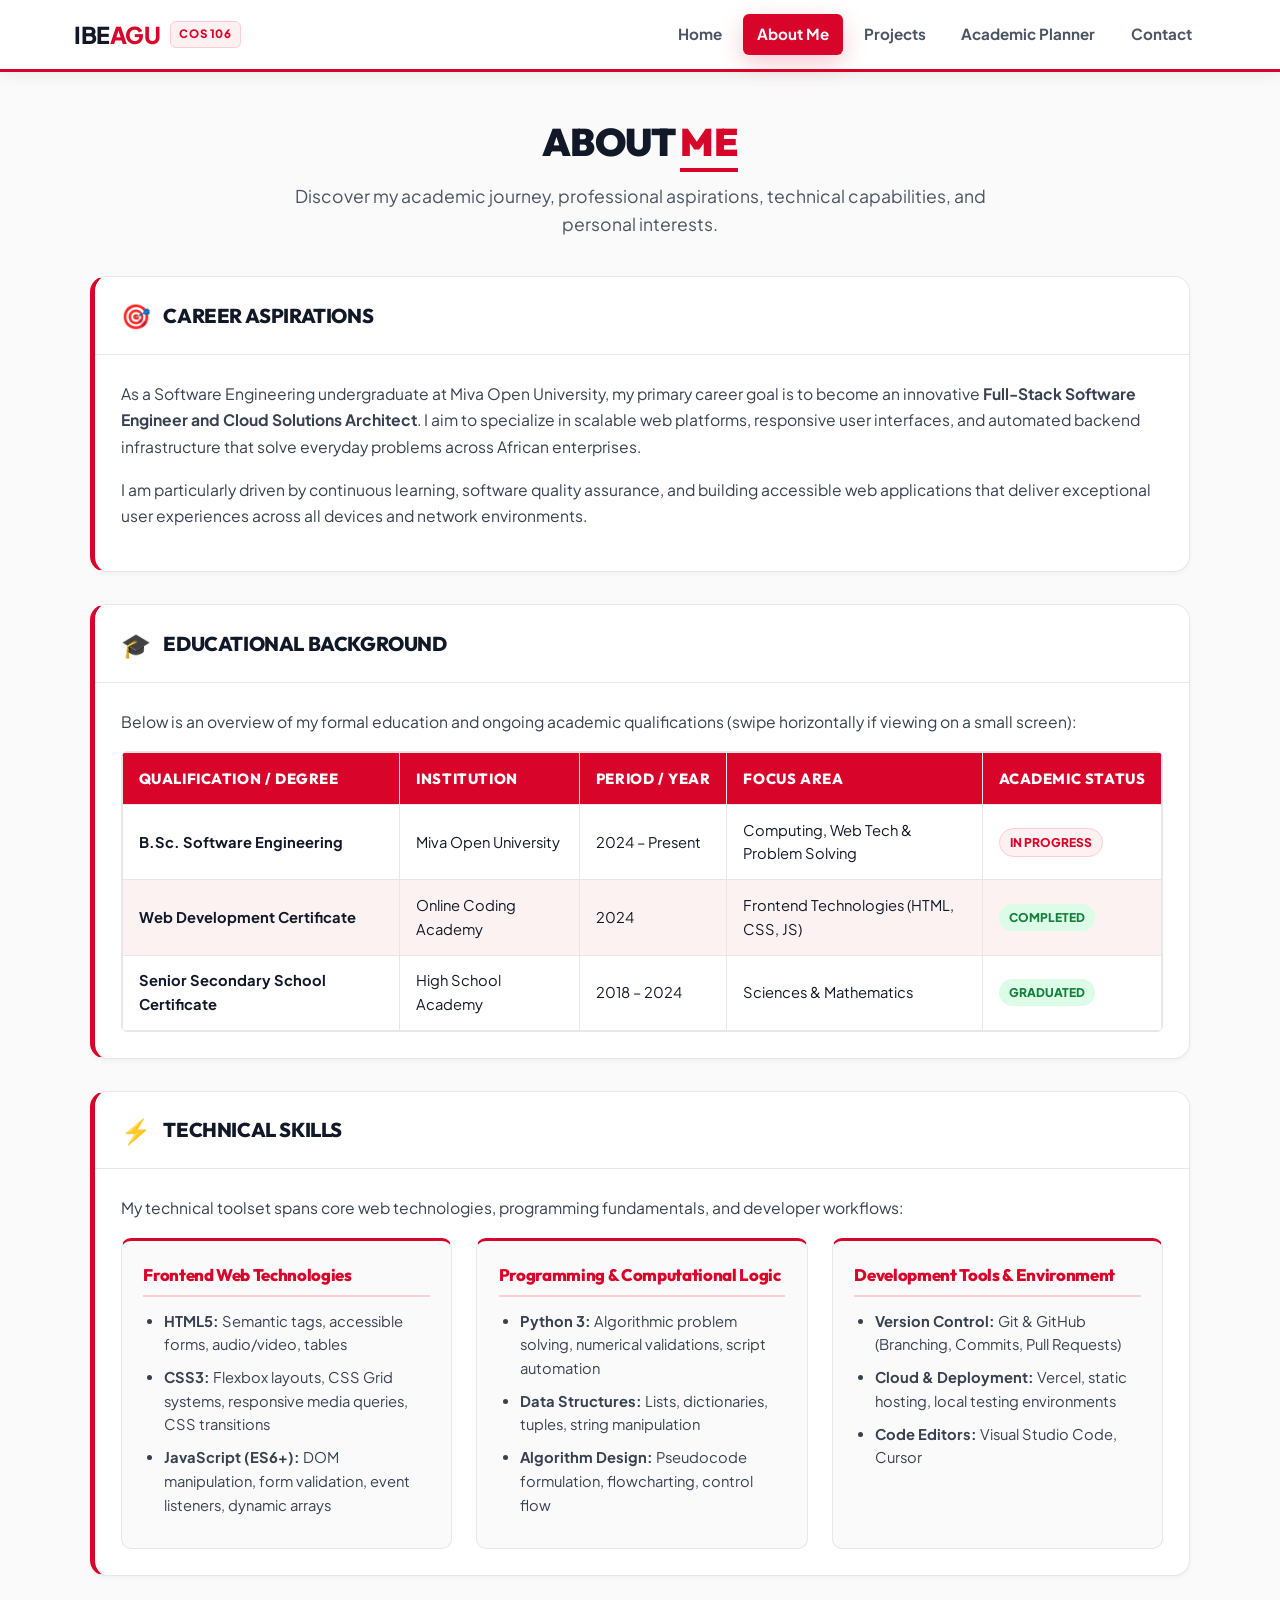
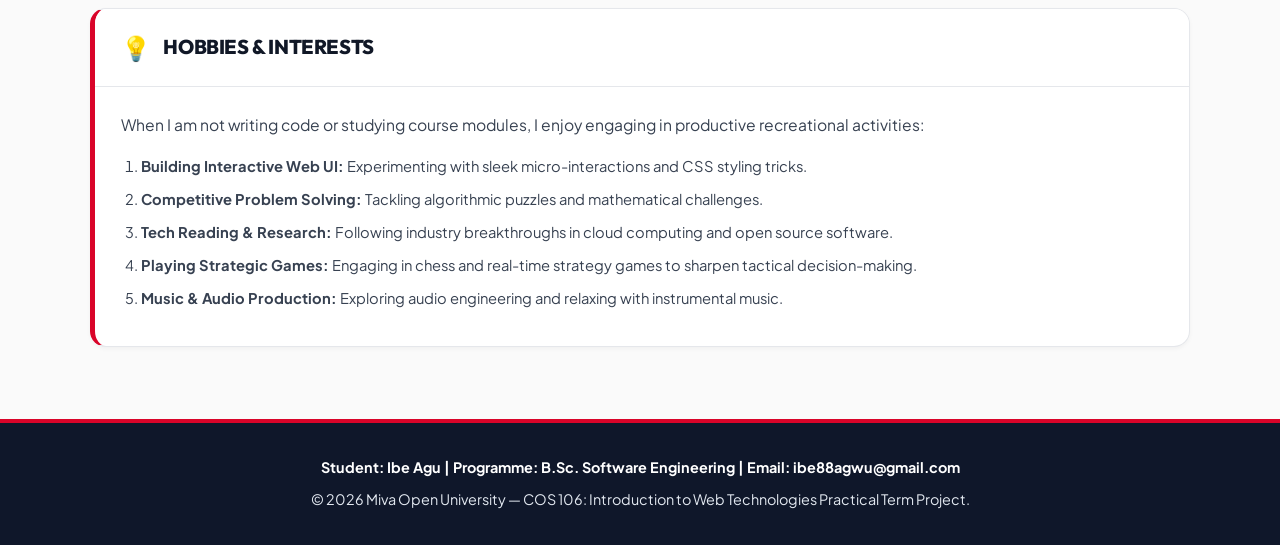
<file: about.html>
<!DOCTYPE html>
<html lang="en">
<head>
    <meta charset="UTF-8">
    <meta name="viewport" content="width=device-width, initial-scale=1.0">
    <title>About Me | Ibe Agu - Academic Portfolio</title>
    <link rel="stylesheet" href="style.css">
</head>
<body>

    <header>
        <div class="header-container">
            <div class="logo">
                <a href="index.html">Ibe<span>Agu</span></a>
                <span class="badge">COS 106</span>
            </div>

            <!-- Mobile Hamburger Menu Toggle -->
            <button class="menu-toggle" id="menuToggle" aria-label="Toggle navigation menu" aria-expanded="false">
                <span class="hamburger-bar"></span>
                <span class="hamburger-bar"></span>
                <span class="hamburger-bar"></span>
            </button>

            <!-- Navigation Links -->
            <nav id="navbar">
                <ul class="nav-links" id="navLinks">
                    <li><a href="index.html">Home</a></li>
                    <li><a href="about.html" class="active">About Me</a></li>
                    <li><a href="projects.html">Projects</a></li>
                    <li><a href="planner.html">Academic Planner</a></li>
                    <li><a href="contact.html">Contact</a></li>
                </ul>
            </nav>
        </div>
    </header>

    <main class="page-container">
        <div class="page-header">
            <h2>About <span class="highlight">Me</span></h2>
            <p class="subtitle">Discover my academic journey, professional aspirations, technical capabilities, and personal interests.</p>
        </div>

        <!-- Career Aspirations Section -->
        <section class="card">
            <div class="card-header">
                <span class="card-icon">🎯</span>
                <h3>Career Aspirations</h3>
            </div>
            <div class="card-body">
                <p>
                    As a Software Engineering undergraduate at Miva Open University, my primary career goal is to become an innovative 
                    <strong>Full-Stack Software Engineer and Cloud Solutions Architect</strong>. I aim to specialize in scalable web platforms, 
                    responsive user interfaces, and automated backend infrastructure that solve everyday problems across African enterprises.
                </p>
                <p>
                    I am particularly driven by continuous learning, software quality assurance, and building accessible web applications 
                    that deliver exceptional user experiences across all devices and network environments.
                </p>
            </div>
        </section>

        <!-- Educational Background (Semantic HTML Table Requirement) -->
        <section class="card">
            <div class="card-header">
                <span class="card-icon">🎓</span>
                <h3>Educational Background</h3>
            </div>
            <div class="card-body">
                <p class="table-intro">Below is an overview of my formal education and ongoing academic qualifications (swipe horizontally if viewing on a small screen):</p>
                <div class="table-responsive">
                    <table class="custom-table">
                        <thead>
                            <tr>
                                <th>Qualification / Degree</th>
                                <th>Institution</th>
                                <th>Period / Year</th>
                                <th>Focus Area</th>
                                <th>Academic Status</th>
                            </tr>
                        </thead>
                        <tbody>
                            <tr>
                                <td><strong>B.Sc. Software Engineering</strong></td>
                                <td>Miva Open University</td>
                                <td>2024 &ndash; Present</td>
                                <td>Computing, Web Tech &amp; Problem Solving</td>
                                <td><span class="status-badge status-progress">In Progress</span></td>
                            </tr>
                            <tr>
                                <td><strong>Web Development Certificate</strong></td>
                                <td>Online Coding Academy</td>
                                <td>2024</td>
                                <td>Frontend Technologies (HTML, CSS, JS)</td>
                                <td><span class="status-badge status-completed">Completed</span></td>
                            </tr>
                            <tr>
                                <td><strong>Senior Secondary School Certificate</strong></td>
                                <td>High School Academy</td>
                                <td>2018 &ndash; 2024</td>
                                <td>Sciences &amp; Mathematics</td>
                                <td><span class="status-badge status-completed">Graduated</span></td>
                            </tr>
                        </tbody>
                    </table>
                </div>
            </div>
        </section>

        <!-- Technical Skills (HTML Lists Requirement) -->
        <section class="card">
            <div class="card-header">
                <span class="card-icon">⚡</span>
                <h3>Technical Skills</h3>
            </div>
            <div class="card-body">
                <p>My technical toolset spans core web technologies, programming fundamentals, and developer workflows:</p>
                <div class="skills-grid">
                    <div class="skill-category">
                        <h4>Frontend Web Technologies</h4>
                        <ul class="styled-list">
                            <li><strong>HTML5:</strong> Semantic tags, accessible forms, audio/video, tables</li>
                            <li><strong>CSS3:</strong> Flexbox layouts, CSS Grid systems, responsive media queries, CSS transitions</li>
                            <li><strong>JavaScript (ES6+):</strong> DOM manipulation, form validation, event listeners, dynamic arrays</li>
                        </ul>
                    </div>
                    <div class="skill-category">
                        <h4>Programming &amp; Computational Logic</h4>
                        <ul class="styled-list">
                            <li><strong>Python 3:</strong> Algorithmic problem solving, numerical validations, script automation</li>
                            <li><strong>Data Structures:</strong> Lists, dictionaries, tuples, string manipulation</li>
                            <li><strong>Algorithm Design:</strong> Pseudocode formulation, flowcharting, control flow</li>
                        </ul>
                    </div>
                    <div class="skill-category">
                        <h4>Development Tools &amp; Environment</h4>
                        <ul class="styled-list">
                            <li><strong>Version Control:</strong> Git &amp; GitHub (Branching, Commits, Pull Requests)</li>
                            <li><strong>Cloud &amp; Deployment:</strong> Vercel, static hosting, local testing environments</li>
                            <li><strong>Code Editors:</strong> Visual Studio Code, Cursor</li>
                        </ul>
                    </div>
                </div>
            </div>
        </section>

        <!-- Hobbies and Interests (Ordered List Requirement) -->
        <section class="card">
            <div class="card-header">
                <span class="card-icon">💡</span>
                <h3>Hobbies &amp; Interests</h3>
            </div>
            <div class="card-body">
                <p>When I am not writing code or studying course modules, I enjoy engaging in productive recreational activities:</p>
                <ol class="styled-ordered-list">
                    <li><strong>Building Interactive Web UI:</strong> Experimenting with sleek micro-interactions and CSS styling tricks.</li>
                    <li><strong>Competitive Problem Solving:</strong> Tackling algorithmic puzzles and mathematical challenges.</li>
                    <li><strong>Tech Reading &amp; Research:</strong> Following industry breakthroughs in cloud computing and open source software.</li>
                    <li><strong>Playing Strategic Games:</strong> Engaging in chess and real-time strategy games to sharpen tactical decision-making.</li>
                    <li><strong>Music &amp; Audio Production:</strong> Exploring audio engineering and relaxing with instrumental music.</li>
                </ol>
            </div>
        </section>
    </main>

    <footer>
        <div class="footer-container">
            <p><strong>Student:</strong> Ibe Agu | <strong>Programme:</strong> B.Sc. Software Engineering | <strong>Email:</strong> ibe88agwu@gmail.com</p>
            <p>&copy; 2026 Miva Open University — COS 106: Introduction to Web Technologies Practical Term Project.</p>
        </div>
    </footer>

    <!-- JavaScript File -->
    <script src="script.js"></script>
</body>
</html>
</file>
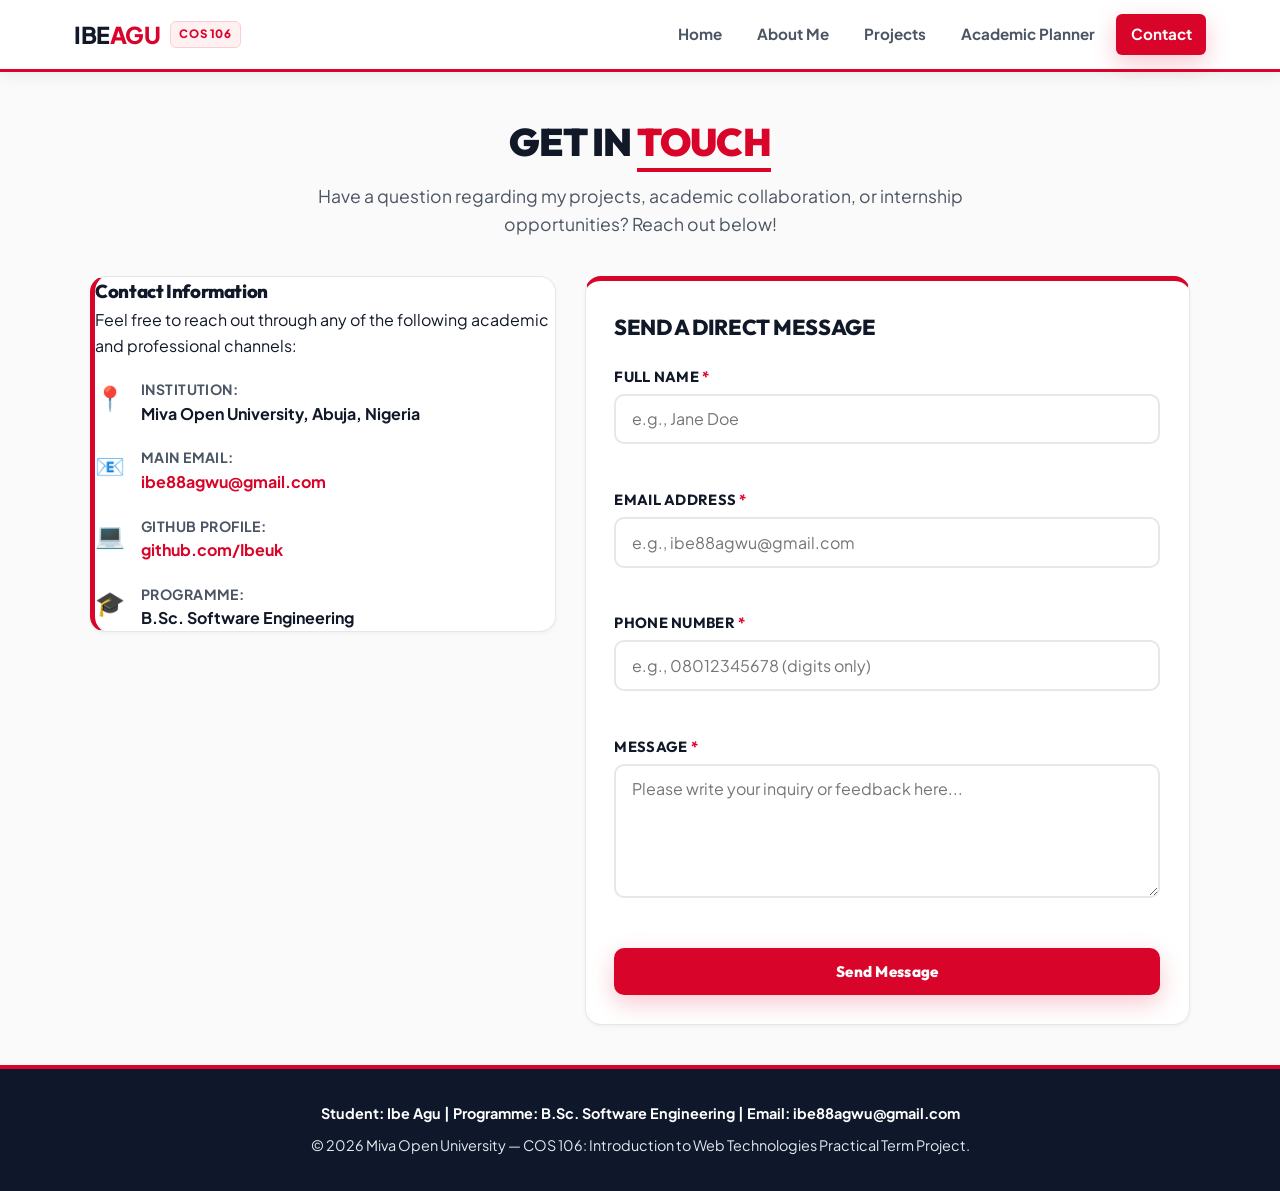
<file: contact.html>
<!DOCTYPE html>
<html lang="en">
<head>
    <meta charset="UTF-8">
    <meta name="viewport" content="width=device-width, initial-scale=1.0">
    <title>Contact Me | Ibe Agu - Academic Portfolio</title>
    <link rel="stylesheet" href="style.css">
</head>
<body>

    <header>
        <div class="header-container">
            <div class="logo">
                <a href="index.html">Ibe<span>Agu</span></a>
                <span class="badge">COS 106</span>
            </div>

            <!-- Mobile Hamburger Menu Toggle -->
            <button class="menu-toggle" id="menuToggle" aria-label="Toggle navigation menu" aria-expanded="false">
                <span class="hamburger-bar"></span>
                <span class="hamburger-bar"></span>
                <span class="hamburger-bar"></span>
            </button>

            <!-- Navigation Links -->
            <nav id="navbar">
                <ul class="nav-links" id="navLinks">
                    <li><a href="index.html">Home</a></li>
                    <li><a href="about.html">About Me</a></li>
                    <li><a href="projects.html">Projects</a></li>
                    <li><a href="planner.html">Academic Planner</a></li>
                    <li><a href="contact.html" class="active">Contact</a></li>
                </ul>
            </nav>
        </div>
    </header>

    <main class="page-container">
        <div class="page-header">
            <h2>Get In <span class="highlight">Touch</span></h2>
            <p class="subtitle">Have a question regarding my projects, academic collaboration, or internship opportunities? Reach out below!</p>
        </div>

        <div class="contact-layout">
            <!-- Contact Info Panel -->
            <div class="contact-info-panel">
                <div class="card">
                    <h3>Contact Information</h3>
                    <p>Feel free to reach out through any of the following academic and professional channels:</p>
                    
                    <div class="info-item">
                        <span class="info-icon">📍</span>
                        <div>
                            <strong>Institution:</strong>
                            <p>Miva Open University, Abuja, Nigeria</p>
                        </div>
                    </div>

                    <div class="info-item">
                        <span class="info-icon">📧</span>
                        <div>
                            <strong>Main Email:</strong>
                            <p><a href="mailto:ibe88agwu@gmail.com">ibe88agwu@gmail.com</a></p>
                        </div>
                    </div>

                    <div class="info-item">
                        <span class="info-icon">💻</span>
                        <div>
                            <strong>GitHub Profile:</strong>
                            <p><a href="https://github.com/Ibeuk" target="_blank">github.com/Ibeuk</a></p>
                        </div>
                    </div>

                    <div class="info-item">
                        <span class="info-icon">🎓</span>
                        <div>
                            <strong>Programme:</strong>
                            <p>B.Sc. Software Engineering</p>
                        </div>
                    </div>
                </div>
            </div>

            <!-- Contact Form (with JavaScript Client-Side Validation) -->
            <div class="contact-form-panel">
                <div class="form-container">
                    <h3>Send a Direct Message</h3>
                    
                    <!-- Dynamic Alert Message Box -->
                    <div id="formAlert" class="alert-box"></div>

                    <form id="contactForm" novalidate>
                        <!-- Field 1: Full Name -->
                        <div class="form-group">
                            <label for="fullName">Full Name <span class="required">*</span></label>
                            <input type="text" id="fullName" name="fullName" placeholder="e.g., Jane Doe">
                            <small class="error-msg" id="nameError"></small>
                        </div>

                        <!-- Field 2: Email Address -->
                        <div class="form-group">
                            <label for="email">Email Address <span class="required">*</span></label>
                            <input type="email" id="email" name="email" placeholder="e.g., ibe88agwu@gmail.com">
                            <small class="error-msg" id="emailError"></small>
                        </div>

                        <!-- Field 3: Phone Number -->
                        <div class="form-group">
                            <label for="phone">Phone Number <span class="required">*</span></label>
                            <input type="tel" id="phone" name="phone" placeholder="e.g., 08012345678 (digits only)">
                            <small class="error-msg" id="phoneError"></small>
                        </div>

                        <!-- Field 4: Message -->
                        <div class="form-group">
                            <label for="message">Message <span class="required">*</span></label>
                            <textarea id="message" name="message" rows="5" placeholder="Please write your inquiry or feedback here..."></textarea>
                            <small class="error-msg" id="messageError"></small>
                        </div>

                        <button type="submit" id="submitBtn" class="btn btn-primary btn-block">Send Message</button>
                    </form>
                </div>
            </div>
        </div>
    </main>

    <footer>
        <div class="footer-container">
            <p><strong>Student:</strong> Ibe Agu | <strong>Programme:</strong> B.Sc. Software Engineering | <strong>Email:</strong> ibe88agwu@gmail.com</p>
            <p>&copy; 2026 Miva Open University — COS 106: Introduction to Web Technologies Practical Term Project.</p>
        </div>
    </footer>

    <!-- JavaScript File -->
    <script src="script.js"></script>
</body>
</html>
</file>
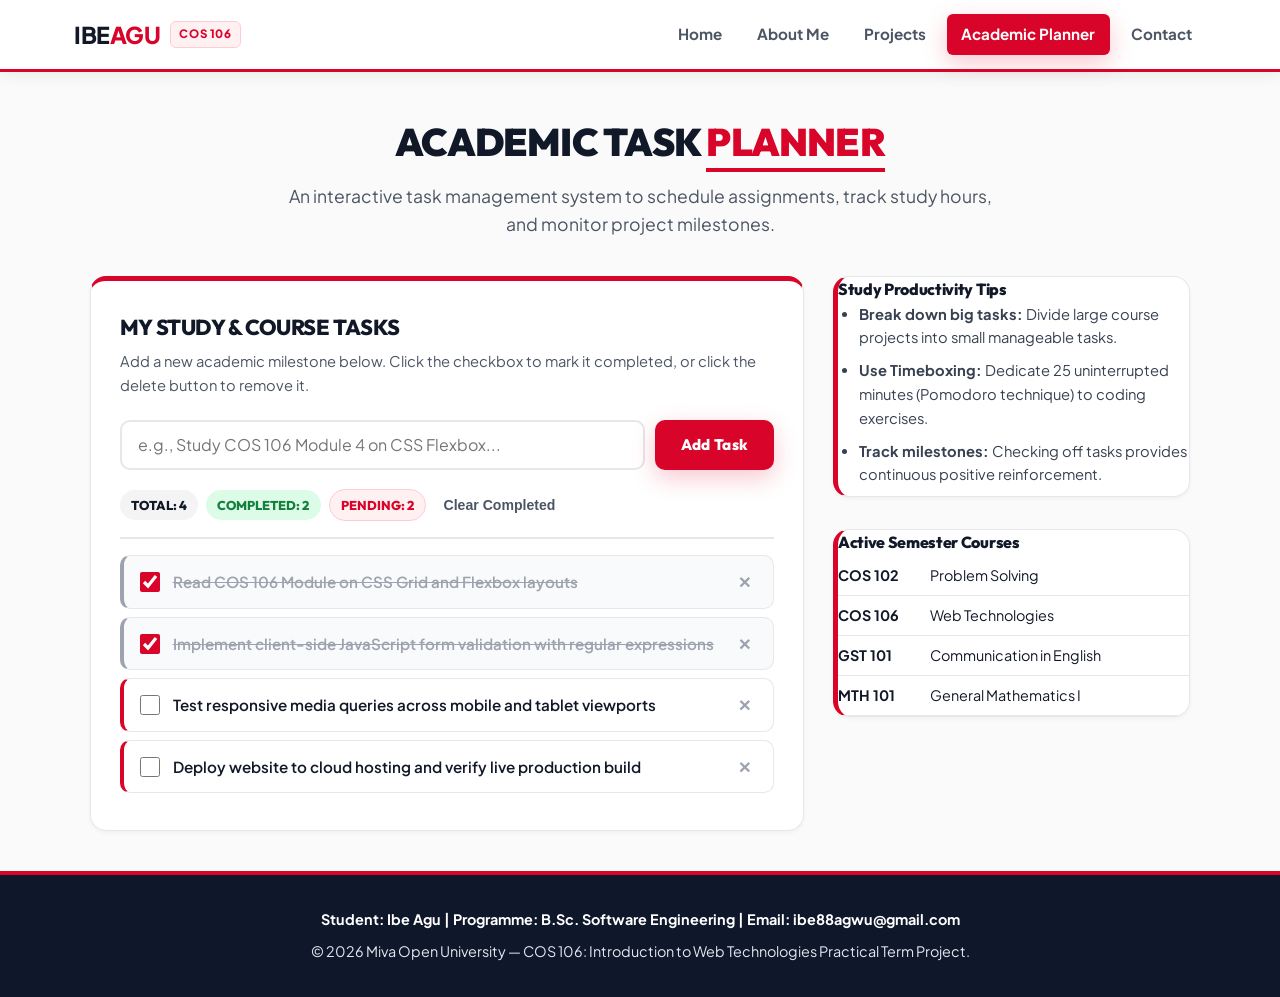
<file: planner.html>
<!DOCTYPE html>
<html lang="en">
<head>
    <meta charset="UTF-8">
    <meta name="viewport" content="width=device-width, initial-scale=1.0">
    <title>Academic Planner | Ibe Agu - Academic Portfolio</title>
    <link rel="stylesheet" href="style.css">
</head>
<body>

    <header>
        <div class="header-container">
            <div class="logo">
                <a href="index.html">Ibe<span>Agu</span></a>
                <span class="badge">COS 106</span>
            </div>

            <!-- Mobile Hamburger Menu Toggle -->
            <button class="menu-toggle" id="menuToggle" aria-label="Toggle navigation menu" aria-expanded="false">
                <span class="hamburger-bar"></span>
                <span class="hamburger-bar"></span>
                <span class="hamburger-bar"></span>
            </button>

            <!-- Navigation Links -->
            <nav id="navbar">
                <ul class="nav-links" id="navLinks">
                    <li><a href="index.html">Home</a></li>
                    <li><a href="about.html">About Me</a></li>
                    <li><a href="projects.html">Projects</a></li>
                    <li><a href="planner.html" class="active">Academic Planner</a></li>
                    <li><a href="contact.html">Contact</a></li>
                </ul>
            </nav>
        </div>
    </header>

    <main class="page-container">
        <div class="page-header">
            <h2>Academic Task <span class="highlight">Planner</span></h2>
            <p class="subtitle">An interactive task management system to schedule assignments, track study hours, and monitor project milestones.</p>
        </div>

        <section class="planner-wrapper">
            <div class="planner-box">
                <div class="planner-header">
                    <h3>My Study &amp; Course Tasks</h3>
                    <p>Add a new academic milestone below. Click the checkbox to mark it completed, or click the delete button to remove it.</p>
                </div>

                <!-- Input Field & Add Button -->
                <div class="planner-input-group">
                    <input type="text" id="taskInput" placeholder="e.g., Study COS 106 Module 4 on CSS Flexbox..." aria-label="New Academic Task">
                    <button id="addTaskBtn" class="btn btn-primary">Add Task</button>
                </div>

                <!-- Live Task Statistics Bar -->
                <div class="planner-status-bar">
                    <span id="totalTasksCount" class="badge-stat">Total: 0</span>
                    <span id="completedTasksCount" class="badge-stat stat-success">Completed: 0</span>
                    <span id="pendingTasksCount" class="badge-stat stat-warning">Pending: 0</span>
                    <button id="clearCompletedBtn" class="btn-text">Clear Completed</button>
                </div>

                <!-- Dynamic Task List (Manipulated by script.js) -->
                <ul id="taskList" class="task-list">
                    <!-- Task items populated dynamically via JavaScript -->
                </ul>

                <!-- Empty State Message -->
                <div id="emptyState" class="empty-state" style="display: none;">
                    <div class="empty-icon">📝</div>
                    <p>No academic tasks currently scheduled. Add your first task above!</p>
                </div>
            </div>

            <!-- Side Card with Academic Tips -->
            <aside class="planner-sidebar">
                <div class="card">
                    <h4>Study Productivity Tips</h4>
                    <ul class="styled-list">
                        <li><strong>Break down big tasks:</strong> Divide large course projects into small manageable tasks.</li>
                        <li><strong>Use Timeboxing:</strong> Dedicate 25 uninterrupted minutes (Pomodoro technique) to coding exercises.</li>
                        <li><strong>Track milestones:</strong> Checking off tasks provides continuous positive reinforcement.</li>
                    </ul>
                </div>

                <div class="card">
                    <h4>Active Semester Courses</h4>
                    <table class="mini-table">
                        <tr>
                            <td><strong>COS 102</strong></td>
                            <td>Problem Solving</td>
                        </tr>
                        <tr>
                            <td><strong>COS 106</strong></td>
                            <td>Web Technologies</td>
                        </tr>
                        <tr>
                            <td><strong>GST 101</strong></td>
                            <td>Communication in English</td>
                        </tr>
                        <tr>
                            <td><strong>MTH 101</strong></td>
                            <td>General Mathematics I</td>
                        </tr>
                    </table>
                </div>
            </aside>
        </section>
    </main>

    <footer>
        <div class="footer-container">
            <p><strong>Student:</strong> Ibe Agu | <strong>Programme:</strong> B.Sc. Software Engineering | <strong>Email:</strong> ibe88agwu@gmail.com</p>
            <p>&copy; 2026 Miva Open University — COS 106: Introduction to Web Technologies Practical Term Project.</p>
        </div>
    </footer>

    <!-- External JavaScript File -->
    <script src="script.js"></script>
</body>
</html>
</file>
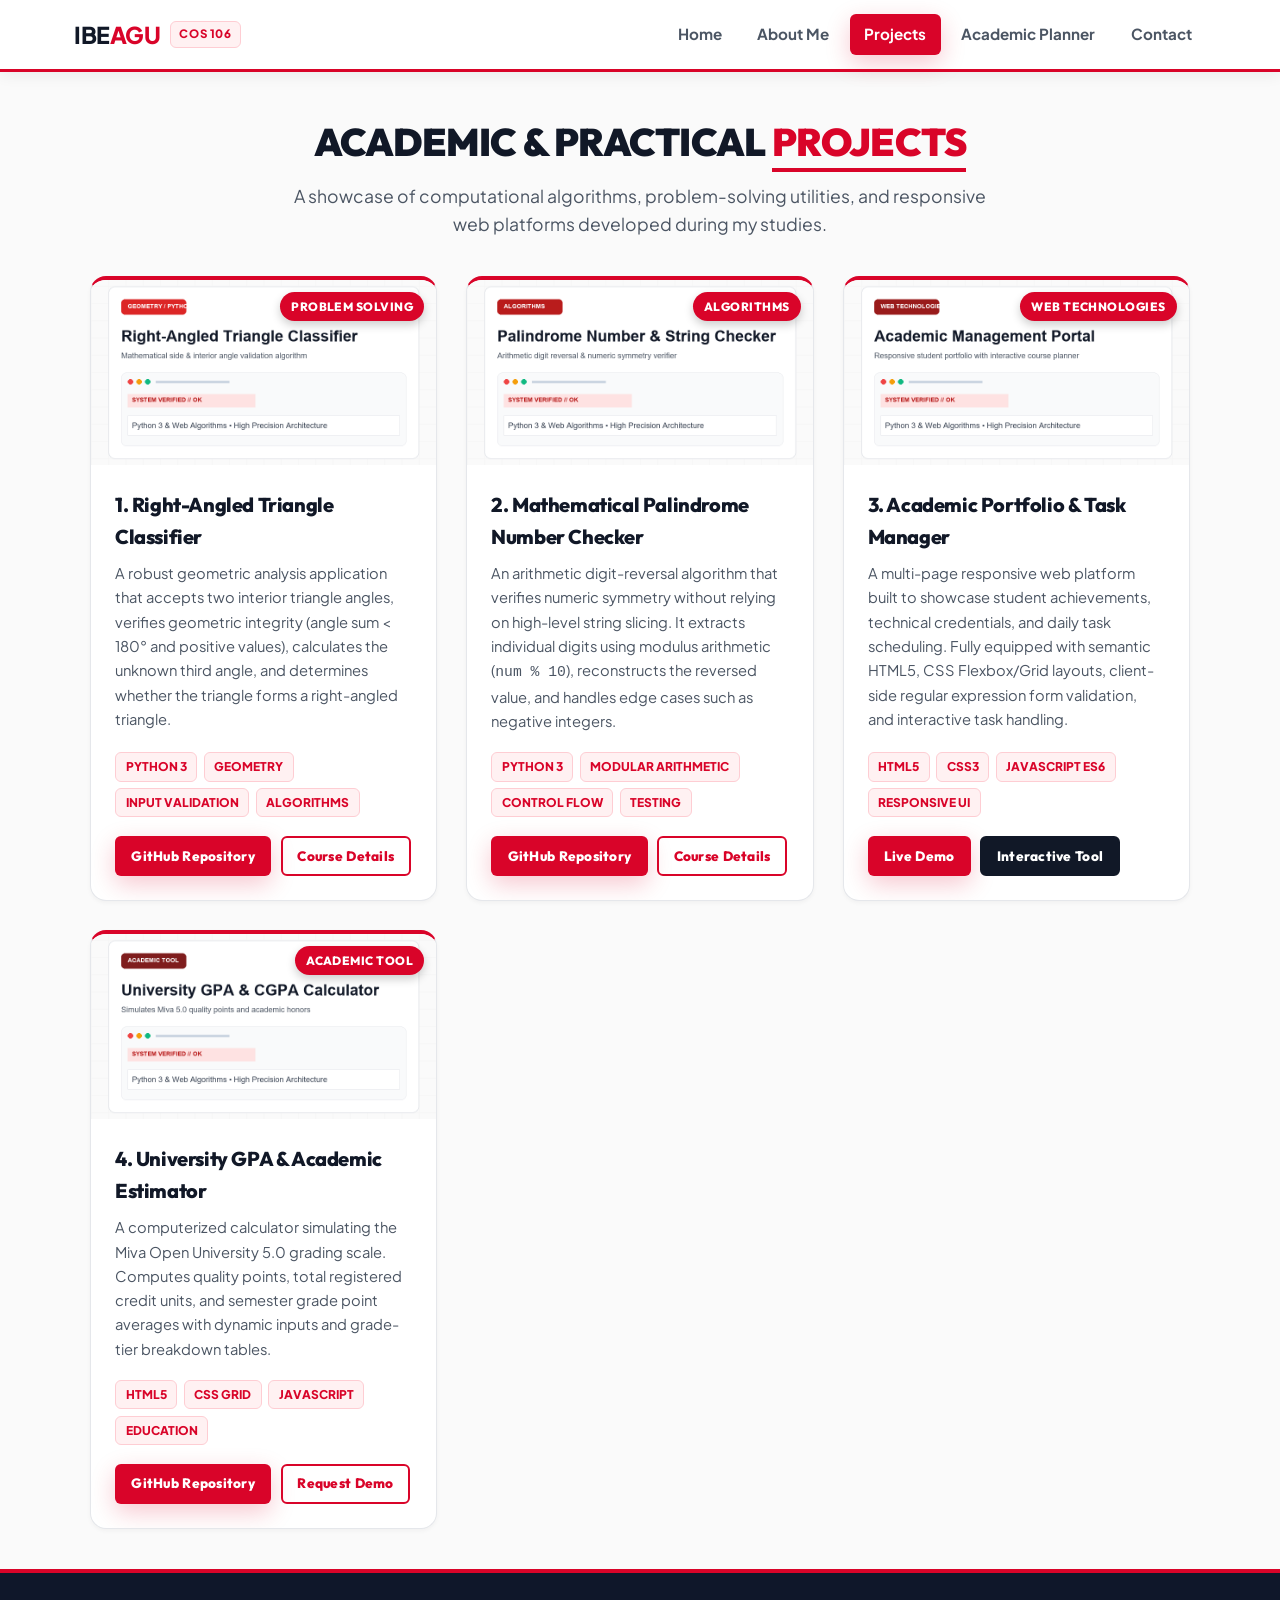
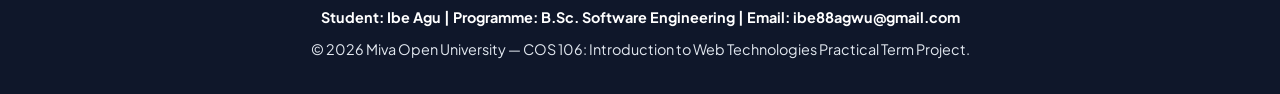
<file: projects.html>
<!DOCTYPE html>
<html lang="en">
<head>
    <meta charset="UTF-8">
    <meta name="viewport" content="width=device-width, initial-scale=1.0">
    <title>Projects Showcase | Ibe Agu - Academic Portfolio</title>
    <link rel="stylesheet" href="style.css">
</head>
<body>

    <header>
        <div class="header-container">
            <div class="logo">
                <a href="index.html">Ibe<span>Agu</span></a>
                <span class="badge">COS 106</span>
            </div>

            <!-- Mobile Hamburger Menu Toggle -->
            <button class="menu-toggle" id="menuToggle" aria-label="Toggle navigation menu" aria-expanded="false">
                <span class="hamburger-bar"></span>
                <span class="hamburger-bar"></span>
                <span class="hamburger-bar"></span>
            </button>

            <!-- Navigation Links -->
            <nav id="navbar">
                <ul class="nav-links" id="navLinks">
                    <li><a href="index.html">Home</a></li>
                    <li><a href="about.html">About Me</a></li>
                    <li><a href="projects.html" class="active">Projects</a></li>
                    <li><a href="planner.html">Academic Planner</a></li>
                    <li><a href="contact.html">Contact</a></li>
                </ul>
            </nav>
        </div>
    </header>

    <main class="page-container">
        <div class="page-header">
            <h2>Academic &amp; Practical <span class="highlight">Projects</span></h2>
            <p class="subtitle">A showcase of computational algorithms, problem-solving utilities, and responsive web platforms developed during my studies.</p>
        </div>

        <!-- Projects Grid Container (CSS Grid) -->
        <div class="projects-grid">

            <!-- Project 1: Triangle Classifier -->
            <article class="project-card">
                <div class="project-img-container">
                    <img src="images/triangle_project.png" alt="Right-Angled Triangle Classifier Preview" class="project-img">
                    <span class="project-badge">Problem Solving</span>
                </div>
                <div class="project-body">
                    <h3>1. Right-Angled Triangle Classifier</h3>
                    <p class="project-desc">
                        A robust geometric analysis application that accepts two interior triangle angles, verifies geometric 
                        integrity (angle sum &lt; 180&deg; and positive values), calculates the unknown third angle, and determines 
                        whether the triangle forms a right-angled triangle.
                    </p>
                    <div class="project-tech-tags">
                        <span>Python 3</span>
                        <span>Geometry</span>
                        <span>Input Validation</span>
                        <span>Algorithms</span>
                    </div>
                    <div class="project-links">
                        <a href="https://github.com/Ibeuk/cos106-portfolio" target="_blank" class="btn btn-sm btn-primary">GitHub Repository</a>
                        <a href="about.html" class="btn btn-sm btn-outline">Course Details</a>
                    </div>
                </div>
            </article>

            <!-- Project 2: Palindrome Checker -->
            <article class="project-card">
                <div class="project-img-container">
                    <img src="images/palindrome_project.png" alt="Palindrome Number Checker Preview" class="project-img">
                    <span class="project-badge">Algorithms</span>
                </div>
                <div class="project-body">
                    <h3>2. Mathematical Palindrome Number Checker</h3>
                    <p class="project-desc">
                        An arithmetic digit-reversal algorithm that verifies numeric symmetry without relying on high-level string slicing. 
                        It extracts individual digits using modulus arithmetic (<code>num % 10</code>), reconstructs the reversed value, 
                        and handles edge cases such as negative integers.
                    </p>
                    <div class="project-tech-tags">
                        <span>Python 3</span>
                        <span>Modular Arithmetic</span>
                        <span>Control Flow</span>
                        <span>Testing</span>
                    </div>
                    <div class="project-links">
                        <a href="https://github.com/Ibeuk/cos106-portfolio" target="_blank" class="btn btn-sm btn-primary">GitHub Repository</a>
                        <a href="about.html" class="btn btn-sm btn-outline">Course Details</a>
                    </div>
                </div>
            </article>

            <!-- Project 3: Academic Management & Portfolio Website -->
            <article class="project-card">
                <div class="project-img-container">
                    <img src="images/portfolio_project.png" alt="Academic Portfolio Portal Preview" class="project-img">
                    <span class="project-badge">Web Technologies</span>
                </div>
                <div class="project-body">
                    <h3>3. Academic Portfolio &amp; Task Manager</h3>
                    <p class="project-desc">
                        A multi-page responsive web platform built to showcase student achievements, technical credentials, 
                        and daily task scheduling. Fully equipped with semantic HTML5, CSS Flexbox/Grid layouts, client-side 
                        regular expression form validation, and interactive task handling.
                    </p>
                    <div class="project-tech-tags">
                        <span>HTML5</span>
                        <span>CSS3</span>
                        <span>JavaScript ES6</span>
                        <span>Responsive UI</span>
                    </div>
                    <div class="project-links">
                        <a href="index.html" class="btn btn-sm btn-primary">Live Demo</a>
                        <a href="planner.html" class="btn btn-sm btn-accent">Interactive Tool</a>
                    </div>
                </div>
            </article>

            <!-- Project 4: Course Grade & CGPA Calculator (Bonus Project) -->
            <article class="project-card">
                <div class="project-img-container">
                    <img src="images/gpa_project.png" alt="University GPA Calculator Preview" class="project-img">
                    <span class="project-badge">Academic Tool</span>
                </div>
                <div class="project-body">
                    <h3>4. University GPA &amp; Academic Estimator</h3>
                    <p class="project-desc">
                        A computerized calculator simulating the Miva Open University 5.0 grading scale. Computes quality points, 
                        total registered credit units, and semester grade point averages with dynamic inputs and grade-tier breakdown tables.
                    </p>
                    <div class="project-tech-tags">
                        <span>HTML5</span>
                        <span>CSS Grid</span>
                        <span>JavaScript</span>
                        <span>Education</span>
                    </div>
                    <div class="project-links">
                        <a href="https://github.com/Ibeuk/cos106-portfolio" target="_blank" class="btn btn-sm btn-primary">GitHub Repository</a>
                        <a href="contact.html" class="btn btn-sm btn-outline">Request Demo</a>
                    </div>
                </div>
            </article>

        </div>
    </main>

    <footer>
        <div class="footer-container">
            <p><strong>Student:</strong> Ibe Agu | <strong>Programme:</strong> B.Sc. Software Engineering | <strong>Email:</strong> ibe88agwu@gmail.com</p>
            <p>&copy; 2026 Miva Open University — COS 106: Introduction to Web Technologies Practical Term Project.</p>
        </div>
    </footer>

    <!-- JavaScript File -->
    <script src="script.js"></script>
</body>
</html>
</file>
<file: style.css>
/* ==========================================================================
   COS 106: Introduction to Web Technologies - Practical Term Project
   Author: Ibe Agu
   Department: B.Sc. Software Engineering | Miva Open University
   Theme: Bold Red & White High-Impact Aesthetic (100% Mobile Responsive)
   File: style.css (Comprehensive External Stylesheet)
   ========================================================================== */

/* --------------------------------------------------------------------------
   1. GOOGLE FONTS IMPORT & DESIGN SYSTEM VARIABLES
   -------------------------------------------------------------------------- */
@import url('https://fonts.googleapis.com/css2?family=Outfit:wght@400;500;600;700;800;900&family=Plus+Jakarta+Sans:wght@400;500;600;700;800&display=swap');

:root {
    /* Primary Red & White Palette */
    --primary-red: #d90429;
    --dark-red: #990000;
    --crimson: #b91c1c;
    --bright-red: #ef233c;
    --light-red-bg: #fff1f2;
    --card-red-border: #fecdd3;
    
    /* Whites & Neutrals */
    --pure-white: #ffffff;
    --bg-light: #fafafa;
    --bg-contrast: #f4f4f5;
    --text-primary: #111827;
    --text-muted: #4b5563;
    --text-light: #6b7280;
    --border-color: #e5e7eb;
    
    /* Accents & Status */
    --success-color: #15803d;
    --success-bg: #dcfce7;
    --warning-color: #b45309;
    --warning-bg: #fef3c7;
    --shadow-sm: 0 2px 4px rgba(0, 0, 0, 0.04);
    --shadow-md: 0 6px 18px rgba(217, 4, 41, 0.08);
    --shadow-lg: 0 12px 30px rgba(0, 0, 0, 0.1);
    --shadow-red: 0 8px 24px rgba(217, 4, 41, 0.22);
    
    --radius-sm: 6px;
    --radius-md: 10px;
    --radius-lg: 16px;
    --transition: all 0.25s cubic-bezier(0.4, 0, 0.2, 1);
}

/* Global Reset & Viewport Overflow Protection */
*, *::before, *::after {
    margin: 0;
    padding: 0;
    box-sizing: border-box;
}

html {
    scroll-behavior: smooth;
    overflow-x: hidden;
    max-width: 100%;
}

body {
    background-color: var(--bg-light);
    color: var(--text-primary);
    font-family: 'Plus Jakarta Sans', sans-serif;
    line-height: 1.6;
    min-height: 100vh;
    display: flex;
    flex-direction: column;
    overflow-x: hidden;
    max-width: 100%;
    width: 100%;
}

main {
    flex: 1;
    width: 100%;
    max-width: 100%;
}

img, video, audio {
    max-width: 100%;
    height: auto;
    display: block;
}

/* Headings with Bold Typography */
h1, h2, h3, h4, h5, h6 {
    font-family: 'Outfit', sans-serif;
    font-weight: 800;
    letter-spacing: -0.02em;
    color: var(--text-primary);
    overflow-wrap: break-word;
}

a {
    color: var(--primary-red);
    text-decoration: none;
    transition: var(--transition);
}

a:hover {
    color: var(--dark-red);
}

/* --------------------------------------------------------------------------
   2. HEADER & NAVIGATION BAR (WITH MOBILE HAMBURGER MENU)
   -------------------------------------------------------------------------- */
header {
    background-color: var(--pure-white);
    border-bottom: 3px solid var(--primary-red);
    position: sticky;
    top: 0;
    z-index: 1000;
    box-shadow: 0 4px 14px rgba(0, 0, 0, 0.06);
    width: 100%;
}

.header-container {
    max-width: 1180px;
    margin: 0 auto;
    padding: 0.9rem 1.5rem;
    display: flex;
    justify-content: space-between;
    align-items: center;
    position: relative;
}

.logo {
    display: flex;
    align-items: center;
    gap: 0.6rem;
    z-index: 1001;
}

.logo a {
    font-size: 1.45rem;
    font-weight: 900;
    color: var(--text-primary);
    letter-spacing: -0.5px;
    text-transform: uppercase;
}

.logo a span {
    color: var(--primary-red);
}

.badge {
    background: var(--light-red-bg);
    color: var(--primary-red);
    border: 1px solid var(--card-red-border);
    font-size: 0.72rem;
    font-weight: 800;
    padding: 0.2rem 0.55rem;
    border-radius: var(--radius-sm);
    text-transform: uppercase;
    letter-spacing: 0.05em;
}

/* Hamburger Menu Toggle Button (Mobile) */
.menu-toggle {
    display: none;
    flex-direction: column;
    justify-content: space-between;
    width: 32px;
    height: 24px;
    background: transparent;
    border: none;
    cursor: pointer;
    padding: 0;
    z-index: 1001;
}

.menu-toggle .hamburger-bar {
    width: 100%;
    height: 3px;
    background-color: var(--primary-red);
    border-radius: 3px;
    transition: var(--transition);
    transform-origin: left center;
}

/* Hamburger active transformation to "X" */
.menu-toggle.active .hamburger-bar:nth-child(1) {
    transform: rotate(45deg);
    top: -2px;
}

.menu-toggle.active .hamburger-bar:nth-child(2) {
    opacity: 0;
    width: 0;
}

.menu-toggle.active .hamburger-bar:nth-child(3) {
    transform: rotate(-45deg);
    top: 2px;
}

/* Desktop Navigation Links */
.nav-links {
    list-style: none;
    display: flex;
    align-items: center;
    gap: 0.4rem;
}

.nav-links li a {
    color: var(--text-muted);
    font-size: 0.95rem;
    font-weight: 700;
    padding: 0.5rem 0.9rem;
    border-radius: var(--radius-sm);
    transition: var(--transition);
    display: block;
}

.nav-links li a:hover {
    color: var(--primary-red);
    background-color: var(--light-red-bg);
}

.nav-links li a.active {
    color: var(--pure-white);
    background-color: var(--primary-red);
    box-shadow: var(--shadow-red);
}

/* --------------------------------------------------------------------------
   3. HERO SECTION (HOMEPAGE - BOLD RED & WHITE)
   -------------------------------------------------------------------------- */
.hero-section {
    background: linear-gradient(135deg, var(--dark-red) 0%, var(--primary-red) 55%, var(--bright-red) 100%);
    color: var(--pure-white);
    padding: 4.5rem 1.5rem 4rem;
    text-align: center;
    position: relative;
    border-bottom: 5px solid var(--primary-red);
    width: 100%;
}

.hero-content {
    max-width: 820px;
    margin: 0 auto;
    width: 100%;
}

.profile-frame {
    display: inline-block;
    padding: 5px;
    background: rgba(255, 255, 255, 0.35);
    border-radius: 50%;
    box-shadow: 0 10px 30px rgba(0, 0, 0, 0.3);
    margin-bottom: 1.4rem;
    transition: transform 0.3s ease;
}

.profile-frame:hover {
    transform: scale(1.04);
}

.profile-img {
    width: 145px;
    height: 145px;
    border-radius: 50%;
    object-fit: cover;
    border: 4px solid var(--pure-white);
    display: block;
}

.hero-section h2 {
    font-size: clamp(1.8rem, 5vw, 2.8rem);
    font-weight: 900;
    color: var(--pure-white);
    margin-bottom: 0.5rem;
    line-height: 1.15;
    text-transform: uppercase;
    word-break: break-word;
}

.hero-section .highlight {
    color: #ffffff;
    text-shadow: 0 2px 10px rgba(0, 0, 0, 0.25);
    background: rgba(255, 255, 255, 0.2);
    padding: 0 0.4rem;
    border-radius: 6px;
    display: inline-block;
}

.tagline {
    font-size: clamp(1rem, 2.5vw, 1.25rem);
    color: #ffccd5;
    font-weight: 700;
    margin-bottom: 1.2rem;
    letter-spacing: 0.02em;
}

.bio {
    font-size: clamp(0.95rem, 2vw, 1.05rem);
    color: #fef2f2;
    line-height: 1.75;
    margin-bottom: 2rem;
    max-width: 100%;
    overflow-wrap: break-word;
}

.hero-buttons {
    display: flex;
    justify-content: center;
    align-items: center;
    flex-wrap: wrap;
    gap: 0.9rem;
    width: 100%;
}

/* --------------------------------------------------------------------------
   4. BUTTONS & UI CONTROLS
   -------------------------------------------------------------------------- */
.btn {
    display: inline-block;
    font-family: 'Outfit', sans-serif;
    font-size: 0.95rem;
    font-weight: 800;
    padding: 0.75rem 1.5rem;
    border-radius: var(--radius-md);
    cursor: pointer;
    border: 2px solid transparent;
    transition: var(--transition);
    text-align: center;
    letter-spacing: 0.02em;
    max-width: 100%;
}

.btn:hover {
    transform: translateY(-2px);
    box-shadow: var(--shadow-lg);
}

.btn-primary {
    background-color: var(--primary-red);
    color: var(--pure-white);
    box-shadow: var(--shadow-red);
}

.btn-primary:hover {
    background-color: var(--dark-red);
    color: var(--pure-white);
}

.btn-secondary {
    background-color: var(--pure-white);
    color: var(--primary-red);
    border-color: var(--pure-white);
    box-shadow: 0 4px 14px rgba(0, 0, 0, 0.15);
}

.btn-secondary:hover {
    background-color: var(--light-red-bg);
    color: var(--dark-red);
}

.btn-accent {
    background-color: #111827;
    color: var(--pure-white);
    border-color: #111827;
}

.btn-accent:hover {
    background-color: #000000;
    color: var(--pure-white);
}

.btn-outline {
    background: transparent;
    border-color: var(--primary-red);
    color: var(--primary-red);
}

.btn-outline:hover {
    background-color: var(--primary-red);
    color: var(--pure-white);
}

.btn-sm {
    padding: 0.45rem 0.9rem;
    font-size: 0.85rem;
    border-radius: var(--radius-sm);
}

.btn-block {
    width: 100%;
    display: block;
}

.btn-text {
    background: none;
    border: none;
    color: var(--text-muted);
    font-size: 0.88rem;
    font-weight: 700;
    cursor: pointer;
    padding: 0.3rem 0.6rem;
    border-radius: var(--radius-sm);
}

.btn-text:hover {
    color: var(--primary-red);
    background-color: var(--light-red-bg);
}

/* --------------------------------------------------------------------------
   5. PAGE CONTAINERS & HEADERS
   -------------------------------------------------------------------------- */
.page-container {
    max-width: 1140px;
    margin: 2.5rem auto;
    padding: 0 1.25rem;
    width: 100%;
}

.page-header {
    text-align: center;
    margin-bottom: 2.4rem;
    width: 100%;
}

.page-header h2 {
    font-size: clamp(1.7rem, 4.5vw, 2.4rem);
    color: var(--text-primary);
    font-weight: 900;
    text-transform: uppercase;
    margin-bottom: 0.5rem;
    word-break: break-word;
}

.page-header h2 .highlight {
    color: var(--primary-red);
    border-bottom: 4px solid var(--primary-red);
    padding-bottom: 2px;
}

.subtitle {
    color: var(--text-muted);
    font-size: clamp(0.95rem, 2.2vw, 1.1rem);
    max-width: 720px;
    margin: 0 auto;
    line-height: 1.6;
}

.section-title {
    font-size: clamp(1.4rem, 3.5vw, 1.8rem);
    color: var(--text-primary);
    margin-bottom: 1.3rem;
    text-align: center;
    font-weight: 800;
    text-transform: uppercase;
}

.section-title span {
    color: var(--primary-red);
}

/* Highlights Grid (Home Page) */
.highlights-grid {
    display: grid;
    grid-template-columns: repeat(auto-fit, minmax(280px, 1fr));
    gap: 1.5rem;
    margin-bottom: 2.5rem;
    width: 100%;
}

.highlight-card {
    background-color: var(--pure-white);
    padding: 1.8rem;
    border-radius: var(--radius-lg);
    box-shadow: var(--shadow-sm);
    border: 1px solid var(--border-color);
    border-top: 4px solid var(--primary-red);
    transition: var(--transition);
    min-width: 0;
}

.highlight-card:hover {
    transform: translateY(-5px);
    box-shadow: var(--shadow-md);
    border-color: var(--primary-red);
}

.highlight-card .icon {
    font-size: 2.2rem;
    margin-bottom: 0.8rem;
}

.highlight-card h4 {
    font-size: 1.25rem;
    color: var(--text-primary);
    margin-bottom: 0.5rem;
    font-weight: 800;
}

.highlight-card p {
    color: var(--text-muted);
    font-size: 0.95rem;
    margin-bottom: 1rem;
    line-height: 1.6;
}

.text-link {
    font-family: 'Outfit', sans-serif;
    font-size: 0.9rem;
    font-weight: 800;
    color: var(--primary-red);
    text-transform: uppercase;
    letter-spacing: 0.04em;
    display: inline-block;
}

/* --------------------------------------------------------------------------
   6. MULTIMEDIA SECTION (AUDIO & VIDEO)
   -------------------------------------------------------------------------- */
.media-box {
    background-color: var(--pure-white);
    padding: 2.2rem 1.5rem;
    border-radius: var(--radius-lg);
    box-shadow: var(--shadow-sm);
    border: 1px solid var(--border-color);
    border-top: 5px solid var(--primary-red);
    margin-top: 2rem;
    width: 100%;
}

.text-center {
    text-align: center;
    color: var(--text-muted);
    margin-bottom: 1.5rem;
    font-size: 1rem;
}

.multimedia-wrapper {
    display: grid;
    grid-template-columns: repeat(auto-fit, minmax(280px, 1fr));
    gap: 1.5rem;
    width: 100%;
}

.media-card {
    background-color: var(--bg-light);
    padding: 1.5rem;
    border-radius: var(--radius-md);
    border: 1px solid var(--border-color);
    border-left: 4px solid var(--primary-red);
    min-width: 0;
}

.media-card h4 {
    color: var(--text-primary);
    font-size: 1.2rem;
    margin-bottom: 0.4rem;
    font-weight: 800;
}

.media-caption {
    font-size: 0.88rem;
    color: var(--text-muted);
    margin-bottom: 1rem;
}

.audio-player {
    width: 100%;
    margin-top: 0.5rem;
    accent-color: var(--primary-red);
}

.video-player {
    width: 100%;
    height: auto;
    max-height: 220px;
    border-radius: var(--radius-md);
    background-color: #000;
    object-fit: cover;
}

/* --------------------------------------------------------------------------
   7. ABOUT ME PAGE & CARD COMPONENTS
   -------------------------------------------------------------------------- */
.card {
    background-color: var(--pure-white);
    border-radius: var(--radius-lg);
    box-shadow: var(--shadow-sm);
    border: 1px solid var(--border-color);
    margin-bottom: 2rem;
    overflow: hidden;
    border-left: 5px solid var(--primary-red);
    width: 100%;
}

.card-header {
    background-color: var(--pure-white);
    padding: 1.2rem 1.6rem;
    border-bottom: 1px solid var(--border-color);
    display: flex;
    align-items: center;
    gap: 0.8rem;
}

.card-icon {
    font-size: 1.5rem;
    flex-shrink: 0;
}

.card-header h3 {
    font-size: 1.25rem;
    color: var(--text-primary);
    font-weight: 800;
    text-transform: uppercase;
}

.card-body {
    padding: 1.6rem;
    width: 100%;
}

.card-body p {
    margin-bottom: 1rem;
    color: #374151;
    font-size: 0.98rem;
    line-height: 1.7;
    overflow-wrap: break-word;
}

/* Tables (HTML Requirement - Horizontal Scroll Protected) */
.table-intro {
    font-size: 0.92rem;
    color: var(--text-muted);
    margin-bottom: 1rem;
}

.table-responsive {
    width: 100%;
    overflow-x: auto;
    -webkit-overflow-scrolling: touch;
    border-radius: var(--radius-sm);
    margin-top: 0.5rem;
    border: 1px solid var(--border-color);
}

.custom-table {
    width: 100%;
    min-width: 540px; /* Ensures readable columns on small mobile without squishing */
    border-collapse: collapse;
    text-align: left;
}

.custom-table th,
.custom-table td {
    padding: 0.85rem 1rem;
    border: 1px solid var(--border-color);
    font-size: 0.92rem;
}

.custom-table th {
    background-color: var(--primary-red);
    color: var(--pure-white);
    font-family: 'Outfit', sans-serif;
    font-weight: 800;
    text-transform: uppercase;
    letter-spacing: 0.04em;
    white-space: nowrap;
}

.custom-table tbody tr:nth-child(even) {
    background-color: #fdf2f2;
}

.custom-table tbody tr:hover {
    background-color: #fee2e2;
}

.status-badge {
    display: inline-block;
    padding: 0.25rem 0.65rem;
    border-radius: 50px;
    font-size: 0.75rem;
    font-weight: 800;
    text-transform: uppercase;
    white-space: nowrap;
}

.status-progress {
    background-color: var(--light-red-bg);
    color: var(--primary-red);
    border: 1px solid var(--card-red-border);
}

.status-completed {
    background-color: var(--success-bg);
    color: var(--success-color);
}

/* Skills Grid */
.skills-grid {
    display: grid;
    grid-template-columns: repeat(auto-fit, minmax(260px, 1fr));
    gap: 1.5rem;
    margin-top: 1rem;
    width: 100%;
}

.skill-category {
    background-color: var(--bg-light);
    padding: 1.35rem;
    border-radius: var(--radius-md);
    border: 1px solid var(--border-color);
    border-top: 3px solid var(--primary-red);
    min-width: 0;
}

.skill-category h4 {
    color: var(--primary-red);
    font-size: 1.05rem;
    font-weight: 800;
    margin-bottom: 0.8rem;
    border-bottom: 2px solid var(--card-red-border);
    padding-bottom: 0.35rem;
}

.styled-list, .styled-ordered-list {
    padding-left: 1.3rem;
    color: #374151;
    font-size: 0.92rem;
}

.styled-list li, .styled-ordered-list li {
    margin-bottom: 0.6rem;
    line-height: 1.6;
    overflow-wrap: break-word;
}

/* --------------------------------------------------------------------------
   8. PROJECTS PAGE (CSS GRID - MOBILE OPTIMIZED)
   -------------------------------------------------------------------------- */
.projects-grid {
    display: grid;
    grid-template-columns: repeat(auto-fit, minmax(300px, 1fr));
    gap: 1.8rem;
    width: 100%;
}

.project-card {
    background-color: var(--pure-white);
    border-radius: var(--radius-lg);
    overflow: hidden;
    box-shadow: var(--shadow-sm);
    border: 1px solid var(--border-color);
    border-top: 4px solid var(--primary-red);
    display: flex;
    flex-direction: column;
    transition: var(--transition);
    min-width: 0;
}

.project-card:hover {
    transform: translateY(-6px);
    box-shadow: var(--shadow-lg);
    border-color: var(--primary-red);
}

.project-img-container {
    position: relative;
    width: 100%;
    height: 185px;
    background-color: #f3f4f6;
    overflow: hidden;
}

.project-img {
    width: 100%;
    height: 100%;
    object-fit: cover;
    transition: transform 0.4s ease;
}

.project-card:hover .project-img {
    transform: scale(1.04);
}

.project-badge {
    position: absolute;
    top: 12px;
    right: 12px;
    background-color: var(--primary-red);
    color: var(--pure-white);
    font-family: 'Outfit', sans-serif;
    font-size: 0.75rem;
    font-weight: 800;
    padding: 0.3rem 0.7rem;
    border-radius: 50px;
    text-transform: uppercase;
    letter-spacing: 0.04em;
    box-shadow: 0 4px 10px rgba(0, 0, 0, 0.2);
}

.project-body {
    padding: 1.5rem;
    display: flex;
    flex-direction: column;
    flex: 1;
    min-width: 0;
}

.project-body h3 {
    font-size: 1.25rem;
    color: var(--text-primary);
    margin-bottom: 0.5rem;
    font-weight: 800;
    overflow-wrap: break-word;
}

.project-desc {
    font-size: 0.92rem;
    color: var(--text-muted);
    flex: 1;
    margin-bottom: 1.2rem;
    line-height: 1.65;
    overflow-wrap: break-word;
}

.project-tech-tags {
    display: flex;
    flex-wrap: wrap;
    gap: 0.4rem;
    margin-bottom: 1.2rem;
}

.project-tech-tags span {
    background-color: var(--light-red-bg);
    color: var(--primary-red);
    border: 1px solid var(--card-red-border);
    font-size: 0.75rem;
    font-weight: 800;
    padding: 0.25rem 0.6rem;
    border-radius: var(--radius-sm);
    text-transform: uppercase;
}

.project-links {
    display: flex;
    gap: 0.6rem;
    align-items: center;
    flex-wrap: wrap;
}

/* --------------------------------------------------------------------------
   9. ACADEMIC PLANNER PAGE
   -------------------------------------------------------------------------- */
.planner-wrapper {
    display: grid;
    grid-template-columns: 2fr 1fr;
    gap: 1.8rem;
    align-items: start;
    width: 100%;
}

.planner-box {
    background-color: var(--pure-white);
    padding: 1.8rem;
    border-radius: var(--radius-lg);
    box-shadow: var(--shadow-sm);
    border: 1px solid var(--border-color);
    border-top: 5px solid var(--primary-red);
    min-width: 0;
    width: 100%;
}

.planner-header {
    margin-bottom: 1.4rem;
}

.planner-header h3 {
    font-size: 1.35rem;
    color: var(--text-primary);
    font-weight: 800;
    margin-bottom: 0.35rem;
    text-transform: uppercase;
}

.planner-header p {
    font-size: 0.92rem;
    color: var(--text-muted);
}

.planner-input-group {
    display: flex;
    gap: 0.6rem;
    margin-bottom: 1.2rem;
    width: 100%;
}

.planner-input-group input {
    flex: 1;
    min-width: 0;
    padding: 0.8rem 1rem;
    border: 2px solid var(--border-color);
    border-radius: var(--radius-md);
    font-size: 1rem; /* 16px prevents iOS zoom */
    font-family: inherit;
    transition: var(--transition);
}

.planner-input-group input:focus {
    outline: none;
    border-color: var(--primary-red);
    box-shadow: 0 0 0 3px rgba(217, 4, 41, 0.12);
}

.planner-status-bar {
    display: flex;
    align-items: center;
    gap: 0.5rem;
    padding-bottom: 1rem;
    margin-bottom: 1rem;
    border-bottom: 2px solid var(--border-color);
    flex-wrap: wrap;
}

.badge-stat {
    font-family: 'Outfit', sans-serif;
    font-size: 0.8rem;
    font-weight: 800;
    padding: 0.3rem 0.7rem;
    border-radius: 50px;
    background-color: #f4f4f5;
    color: var(--text-primary);
    text-transform: uppercase;
}

.stat-success {
    background-color: var(--success-bg);
    color: var(--success-color);
}

.stat-warning {
    background-color: var(--light-red-bg);
    color: var(--primary-red);
    border: 1px solid var(--card-red-border);
}

.task-list {
    list-style: none;
    width: 100%;
}

.task-item {
    display: flex;
    align-items: flex-start;
    justify-content: space-between;
    padding: 0.85rem 1rem;
    border-radius: var(--radius-md);
    margin-bottom: 0.5rem;
    background-color: #ffffff;
    border: 1px solid var(--border-color);
    border-left: 4px solid var(--primary-red);
    transition: var(--transition);
    gap: 0.75rem;
    width: 100%;
    min-width: 0;
}

.task-item:hover {
    background-color: #fffafb;
    border-color: var(--primary-red);
}

.task-item-left {
    display: flex;
    align-items: flex-start;
    gap: 0.8rem;
    flex: 1;
    min-width: 0;
    cursor: pointer;
}

.task-item input[type="checkbox"] {
    width: 20px;
    height: 20px;
    cursor: pointer;
    accent-color: var(--primary-red);
    margin-top: 2px;
    flex-shrink: 0;
}

.task-text {
    font-size: 0.95rem;
    font-weight: 600;
    color: var(--text-primary);
    word-break: break-word;
    overflow-wrap: anywhere;
    flex: 1;
    min-width: 0;
}

.task-item.completed {
    border-left-color: #9ca3af;
    background-color: #f9fafb;
}

.task-item.completed .task-text {
    text-decoration: line-through;
    color: #9ca3af;
}

.btn-delete {
    background-color: transparent;
    color: #9ca3af;
    border: none;
    font-size: 1.3rem;
    font-weight: 700;
    cursor: pointer;
    padding: 0 0.4rem;
    border-radius: var(--radius-sm);
    transition: var(--transition);
    flex-shrink: 0;
}

.btn-delete:hover {
    color: var(--primary-red);
    background-color: var(--light-red-bg);
}

.empty-state {
    text-align: center;
    padding: 2.5rem 1rem;
    color: var(--text-muted);
}

.empty-icon {
    font-size: 2.5rem;
    margin-bottom: 0.5rem;
}

.mini-table {
    width: 100%;
    font-size: 0.9rem;
    border-collapse: collapse;
}

.mini-table td {
    padding: 0.5rem 0;
    border-bottom: 1px solid var(--border-color);
}

/* --------------------------------------------------------------------------
   10. CONTACT PAGE & FORM
   -------------------------------------------------------------------------- */
.contact-layout {
    display: grid;
    grid-template-columns: 1fr 1.3fr;
    gap: 1.8rem;
    align-items: start;
    width: 100%;
}

.info-item {
    display: flex;
    gap: 1rem;
    margin-top: 1.25rem;
}

.info-icon {
    font-size: 1.5rem;
    flex-shrink: 0;
}

.info-item strong {
    font-size: 0.88rem;
    color: var(--text-muted);
    display: block;
    text-transform: uppercase;
    letter-spacing: 0.03em;
}

.info-item p {
    font-size: 1rem;
    color: var(--text-primary);
    font-weight: 700;
    word-break: break-word;
}

.form-container {
    background-color: var(--pure-white);
    padding: 1.8rem;
    border-radius: var(--radius-lg);
    box-shadow: var(--shadow-sm);
    border: 1px solid var(--border-color);
    border-top: 5px solid var(--primary-red);
    width: 100%;
    min-width: 0;
}

.form-container h3 {
    font-size: 1.35rem;
    color: var(--text-primary);
    margin-bottom: 1.25rem;
    font-weight: 800;
    text-transform: uppercase;
}

.form-group {
    margin-bottom: 1.25rem;
    width: 100%;
}

.form-group label {
    display: block;
    font-family: 'Outfit', sans-serif;
    font-size: 0.92rem;
    font-weight: 700;
    color: var(--text-primary);
    margin-bottom: 0.35rem;
    text-transform: uppercase;
    letter-spacing: 0.02em;
}

.required {
    color: var(--primary-red);
}

.form-group input,
.form-group textarea {
    width: 100%;
    padding: 0.8rem 1rem;
    border: 2px solid var(--border-color);
    border-radius: var(--radius-md);
    font-size: 1rem; /* 16px avoids iOS input zoom */
    font-family: inherit;
    color: var(--text-primary);
    transition: var(--transition);
    box-sizing: border-box;
}

.form-group input:focus,
.form-group textarea:focus {
    outline: none;
    border-color: var(--primary-red);
    box-shadow: 0 0 0 3px rgba(217, 4, 41, 0.12);
}

.form-group input.input-error,
.form-group textarea.input-error {
    border-color: var(--primary-red);
    background-color: #fff5f5;
}

.error-msg {
    color: var(--primary-red);
    font-size: 0.82rem;
    font-weight: 700;
    display: block;
    margin-top: 0.35rem;
    min-height: 18px;
}

.alert-box {
    padding: 1rem 1.25rem;
    border-radius: var(--radius-md);
    margin-bottom: 1.25rem;
    font-size: 0.92rem;
    font-weight: 600;
    display: none;
}

.alert-success {
    display: block;
    background-color: var(--success-bg);
    color: var(--success-color);
    border: 2px solid #86efac;
}

/* --------------------------------------------------------------------------
   11. FOOTER
   -------------------------------------------------------------------------- */
footer {
    background-color: #0f172a;
    color: #e2e8f0;
    padding: 2rem 1.5rem;
    margin-top: auto;
    border-top: 4px solid var(--primary-red);
    width: 100%;
}

.footer-container {
    max-width: 1140px;
    margin: 0 auto;
    text-align: center;
    font-size: 0.9rem;
    line-height: 1.8;
}

.footer-container p:first-child {
    color: #ffffff;
    font-weight: 700;
    margin-bottom: 0.35rem;
}

/* --------------------------------------------------------------------------
   12. RESPONSIVE DESIGN (@MEDIA QUERIES)
   -------------------------------------------------------------------------- */
@media (max-width: 900px) {
    .planner-wrapper {
        grid-template-columns: 1fr;
    }

    .contact-layout {
        grid-template-columns: 1fr;
    }
}

/* Mobile & Tablet Breakpoint (<= 768px) */
@media (max-width: 768px) {
    .header-container {
        padding: 0.8rem 1.2rem;
    }

    /* Show Mobile Hamburger Button */
    .menu-toggle {
        display: flex;
    }

    /* Hide standard nav links and convert to collapsible mobile drawer */
    .nav-links {
        display: none;
        position: absolute;
        top: 100%;
        left: 0;
        right: 0;
        width: 100%;
        background-color: var(--pure-white);
        flex-direction: column;
        padding: 1rem 1.2rem;
        box-shadow: 0 14px 25px rgba(0, 0, 0, 0.12);
        border-bottom: 3px solid var(--primary-red);
        gap: 0.4rem;
        z-index: 1000;
    }

    .nav-links.open {
        display: flex;
        animation: mobileNavSlide 0.25s cubic-bezier(0.4, 0, 0.2, 1) forwards;
    }

    .nav-links li {
        width: 100%;
    }

    .nav-links li a {
        width: 100%;
        padding: 0.75rem 1rem;
        border-radius: var(--radius-sm);
        font-size: 1rem;
    }

    /* Hero section scaling */
    .hero-section {
        padding: 3rem 1.2rem 2.5rem;
    }

    .profile-img {
        width: 125px;
        height: 125px;
    }

    .hero-buttons {
        flex-direction: column;
        width: 100%;
    }

    .hero-buttons .btn {
        width: 100%;
    }

    /* Force all multi-column grids to a single full-width column on mobile */
    .highlights-grid {
        grid-template-columns: 1fr;
    }

    .multimedia-wrapper {
        grid-template-columns: 1fr;
    }

    .skills-grid {
        grid-template-columns: 1fr;
    }

    .projects-grid {
        grid-template-columns: 1fr;
    }

    .planner-input-group {
        flex-direction: column;
    }

    .planner-input-group .btn {
        width: 100%;
    }

    .project-links {
        flex-direction: column;
        width: 100%;
    }

    .project-links .btn {
        width: 100%;
    }

    .card-body {
        padding: 1.2rem;
    }

    .planner-box {
        padding: 1.3rem;
    }

    .form-container {
        padding: 1.3rem;
    }
}

@keyframes mobileNavSlide {
    from {
        opacity: 0;
        transform: translateY(-8px);
    }
    to {
        opacity: 1;
        transform: translateY(0);
    }
}
</file>
